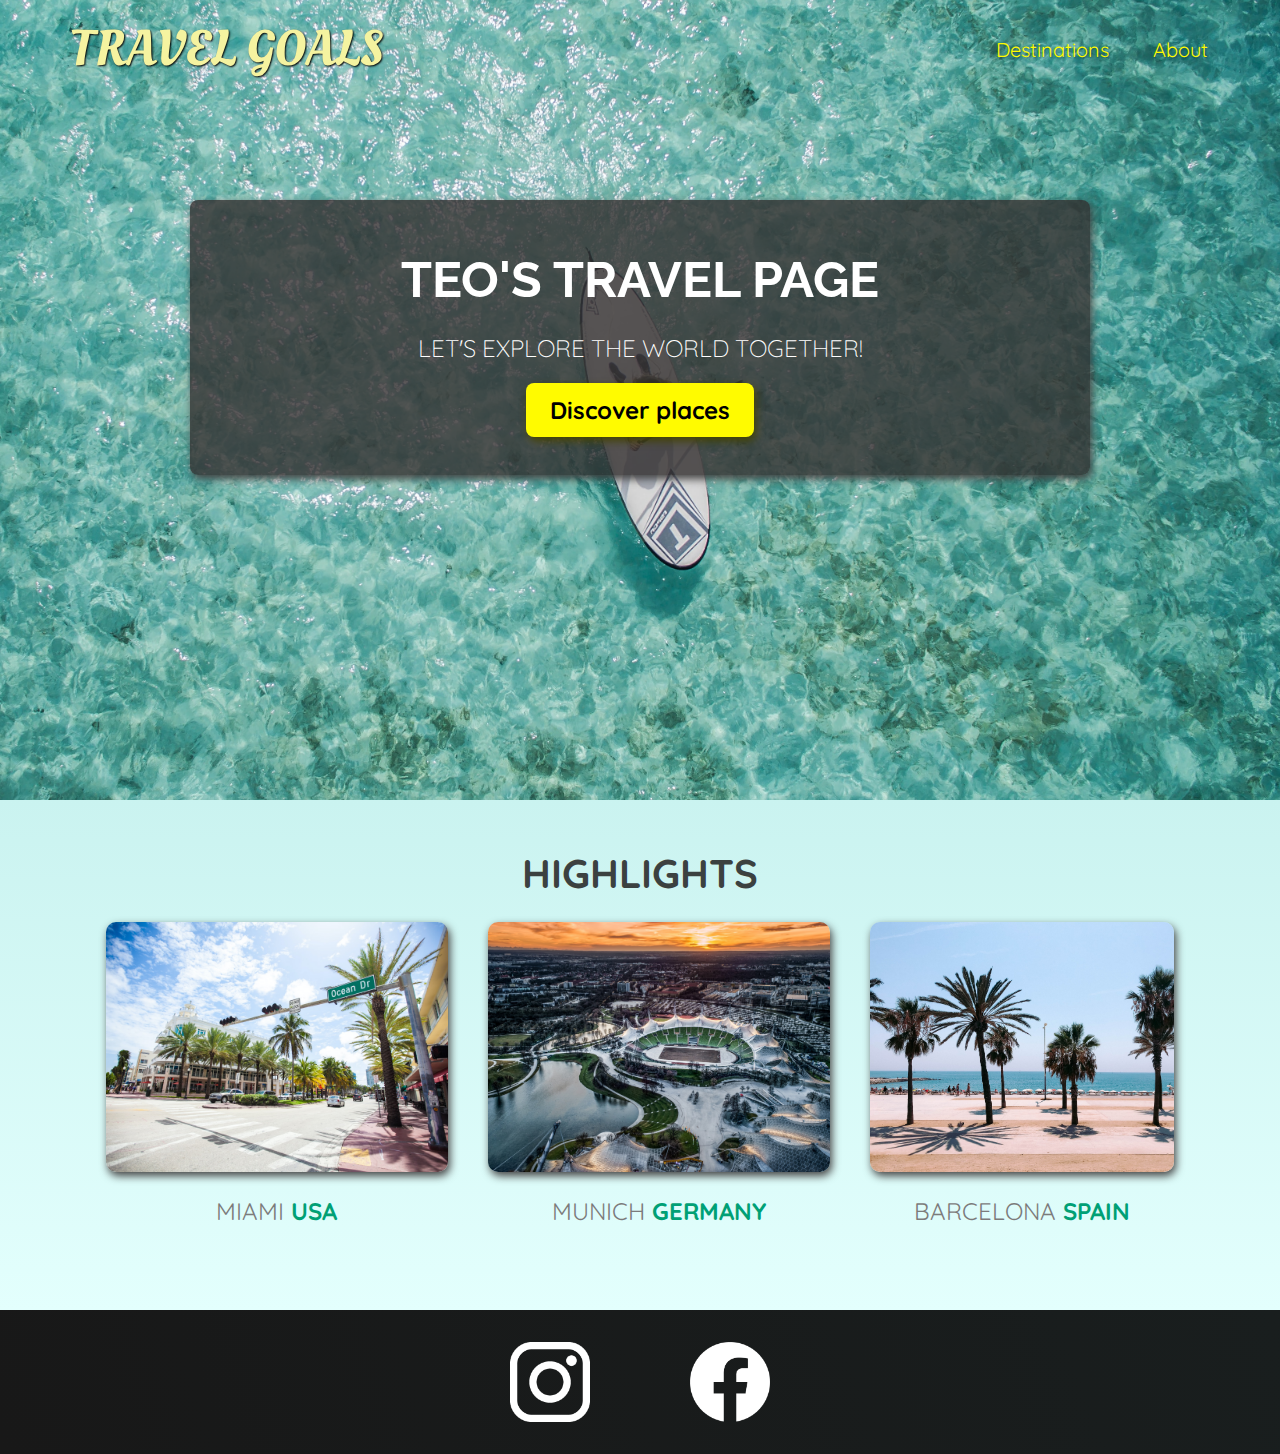
<file: index.html>
<!DOCTYPE html>
<html lang="en">
  <head>
    <meta charset="UTF-8" />
    <link
      href="https://fonts.googleapis.com/css2?family=Raleway:wght@700&family=Oleo+Script:wght@700&family=Quicksand:wght@300;500;700&display=swap"
      rel="stylesheet"
    />
    <link rel="stylesheet" href="shared.css" />
    <link rel="stylesheet" href="styles.css" />
    <title>Travel Goals</title>
  </head>
  <body>
    <header id="container">
      <div id="page-logo"><a href="index.html">Travel Goals</a></div>

      <nav>
        <ul>
          <li><a href="places.html">Destinations</a></li>
          <li><a href="">About</a></li>
        </ul>
      </nav>
    </header>

    <main>
      <section id="hero">
        <div id="hero-content">
          <h1>Teo's travel page</h1>
          <p>Let's explore the world together!</p>
          <a href="places.html">Discover places</a>
        </div>
      </section>

      <section id="highlights">
        <h2>Highlights</h2>
        <ul id="destinations">
          <li class="destination">
            <img src="/images/places/miami.jpg" alt="miami" />
            <p>Miami <strong>USA</strong></p>
          </li>
          <li class="destination">
            <img src="/images/places/munich.jpg" alt="munich" />
            <p>Munich <strong>Germany</strong></p>
          </li>
          <li class="destination">
            <img src="/images/places/barcelona.jpg" alt="barcelona" />
            <p>Barcelona <strong>Spain</strong></p>
          </li>
        </ul>
      </section>
    </main>
    <footer>
      <ul>
        <li>
          <a href="https://www.instagram.com/teddddew" target="_blank"
            ><img src="/images/icons/insta.png" alt="instagram logo"
          /></a>
        </li>
        <li>
          <a href="https://www.facebook.com" target="_blank"
            ><img src="/images/icons/facebook.png" alt=""
          /></a>
        </li>
      </ul>
    </footer>
  </body>
</html>
</file>
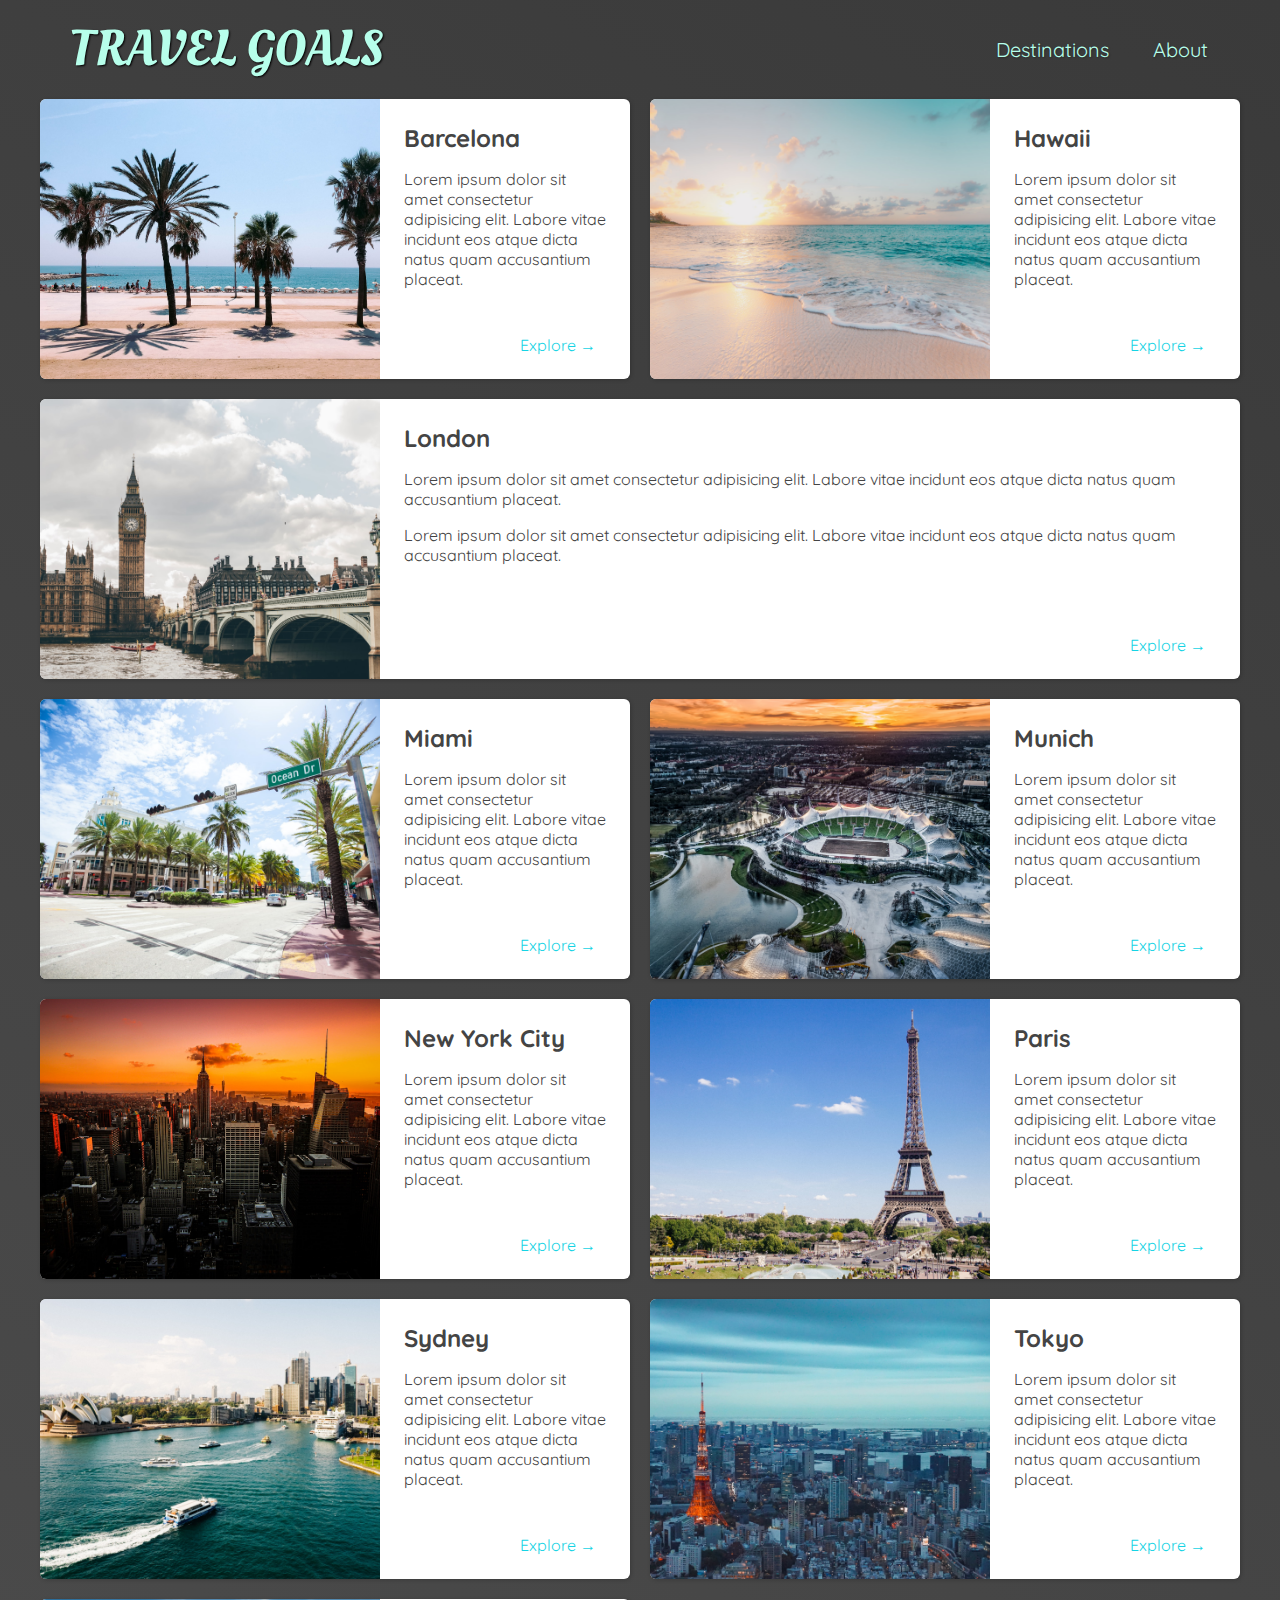
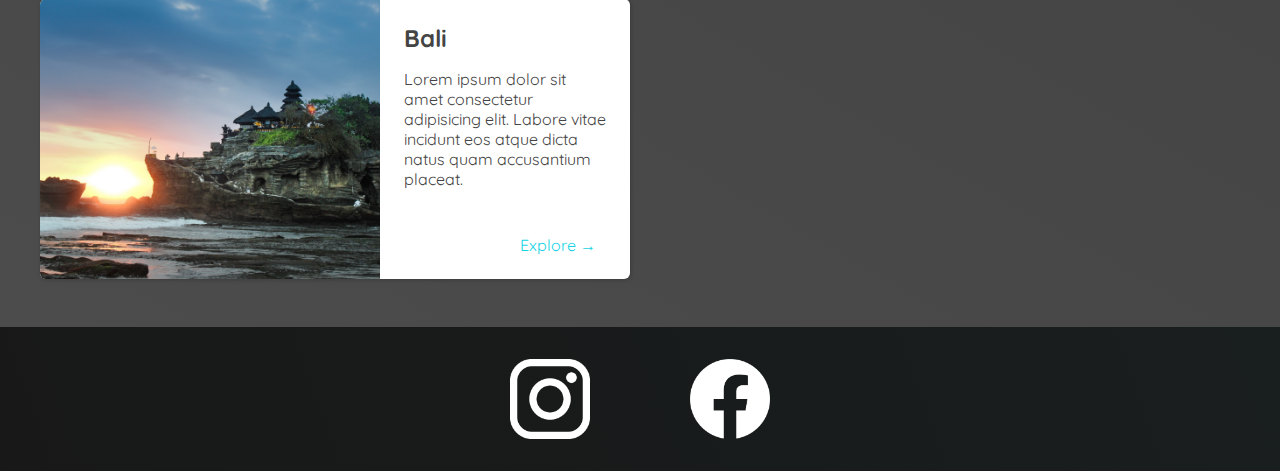
<file: places.html>
<!DOCTYPE html>
<html lang="en">
  <head>
    <meta charset="UTF-8" />
    <link
      href="https://fonts.googleapis.com/css2?family=Raleway:wght@700&family=Oleo+Script:wght@700&family=Quicksand:wght@300;500;700&display=swap"
      rel="stylesheet"
    />
    <link rel="stylesheet" href="shared.css" />
    <link rel="stylesheet" href="places.css" />
    <title>Travel Goals</title>
  </head>
  <body>
    <header id="container">
      <div id="page-logo"><a href="index.html">Travel Goals</a></div>

      <nav>
        <ul>
          <li><a href="places.html">Destinations</a></li>
          <li><a href="">About</a></li>
        </ul>
      </nav>
    </header>

    <main>
      <ul>
        <li>
            <img src="images/places/barcelona.jpg" alt="City of Barcelona" />
            <div class="item-content">
              <div>
                <h2>Barcelona</h2>
                <p>
                  Lorem ipsum dolor sit amet consectetur adipisicing elit. Labore
                  vitae incidunt eos atque dicta natus quam accusantium placeat.
                </p>
              </div>
              <div class="actions">
                <a href="https://en.wikipedia.org/wiki/Barcelona">Explore &#x2192</a>
              </div>
            </div>
          </li>
          <li>
            <img src="images/places/hawaii.jpg" alt="Hawaii beach" />
            <div class="item-content">
              <div>
                <h2>Hawaii</h2>
                <p>
                  Lorem ipsum dolor sit amet consectetur adipisicing elit. Labore
                  vitae incidunt eos atque dicta natus quam accusantium placeat.
                </p>
              </div>
              <div class="actions">
                <a href="hhttps://en.wikipedia.org/wiki/Hawaii">Explore &#x2192</a>
              </div>
            </div>
          </li>
          <li>
            <img src="images/places/london.jpg" alt="London city" />
            <div class="item-content">
              <div>
                <h2>London</h2>
                <p>
                  Lorem ipsum dolor sit amet consectetur adipisicing elit. Labore
                  vitae incidunt eos atque dicta natus quam accusantium placeat.
                </p>
                <p>
                  Lorem ipsum dolor sit amet consectetur adipisicing elit. Labore
                  vitae incidunt eos atque dicta natus quam accusantium placeat.
                </p>
              </div>
              <div class="actions">
                <a href="https://en.wikipedia.org/wiki/London">Explore &#x2192</a>
              </div>
            </div>
          </li>
          <li>
            <img src="images/places/miami.jpg" alt="Miami streets" />
            <div class="item-content">
              <div>
                <h2>Miami</h2>
                <p>
                  Lorem ipsum dolor sit amet consectetur adipisicing elit. Labore
                  vitae incidunt eos atque dicta natus quam accusantium placeat.
                </p>
              </div>
              <div class="actions">
                <a href="https://en.wikipedia.org/wiki/Miami">Explore &#x2192</a>
              </div>
            </div>
          </li>
          <li>
            <img src="images/places/munich.jpg" alt="Munich football stadium" />
            <div class="item-content">
              <div>
                <h2>Munich</h2>
                <p>
                  Lorem ipsum dolor sit amet consectetur adipisicing elit. Labore
                  vitae incidunt eos atque dicta natus quam accusantium placeat.
                </p>
              </div>
              <div class="actions">
                <a href="https://en.wikipedia.org/wiki/Munich">Explore &#x2192</a>
              </div>
            </div>
          </li>
          <li>
            <img src="images/places/new-york-city.jpg" alt="New York City skyline" />
            <div class="item-content">
              <div>
                <h2>New York City</h2>
                <p>
                  Lorem ipsum dolor sit amet consectetur adipisicing elit. Labore
                  vitae incidunt eos atque dicta natus quam accusantium placeat.
                </p>
              </div>
              <div class="actions">
                <a href="https://en.wikipedia.org/wiki/New_York_City"
                  >Explore &#x2192</a
                >
              </div>
            </div>
          </li>
          <li>
            <img src="images/places/paris.jpg" alt="Paris city" />
            <div class="item-content">
              <div>
                <h2>Paris</h2>
                <p>
                  Lorem ipsum dolor sit amet consectetur adipisicing elit. Labore
                  vitae incidunt eos atque dicta natus quam accusantium placeat.
                </p>
              </div>
              <div class="actions">
                <a href="https://en.wikipedia.org/wiki/Paris">Explore &#x2192</a>
              </div>
            </div>
          </li>
          <li>
            <img src="images/places/sydney.jpg" alt="Sydney beach" />
            <div class="item-content">
              <div>
                <h2>Sydney</h2>
                <p>
                  Lorem ipsum dolor sit amet consectetur adipisicing elit. Labore
                  vitae incidunt eos atque dicta natus quam accusantium placeat.
                </p>
              </div>
              <div class="actions">
                <a href="https://en.wikipedia.org/wiki/Sydney">Explore &#x2192</a>
              </div>
            </div>
          </li>
          <li>
            <img src="images/places/tokyo.jpg" alt="Tokyo skyline" />
            <div class="item-content">
              <div>
                <h2>Tokyo</h2>
                <p>
                  Lorem ipsum dolor sit amet consectetur adipisicing elit. Labore
                  vitae incidunt eos atque dicta natus quam accusantium placeat.
                </p>
              </div>
              <div class="actions">
                <a href="https://en.wikipedia.org/wiki/Tokyo">Explore &#x2192</a>
              </div>
            </div>
          </li>
          <li>
            <img src="images/places/bali.jpg" alt="Bali beach" />
            <div class="item-content">
              <div>
                <h2>Bali</h2>
                <p>
                  Lorem ipsum dolor sit amet consectetur adipisicing elit. Labore
                  vitae incidunt eos atque dicta natus quam accusantium placeat.
                </p>
              </div>
              <div class="actions">
                <a href="https://en.wikipedia.org/wiki/Bali">Explore &#x2192</a>
              </div>
            </div>
          </li>
      </ul>
    </main>

    <footer>
      <ul>
        <li>
          <a href="https://www.instagram.com/teddddew" target="_blank"
            ><img src="/images/icons/insta.png" alt="instagram logo"
          /></a>
        </li>
        <li>
          <a href="https://www.facebook.com" target="_blank"
            ><img src="/images/icons/facebook.png" alt=""
          /></a>
        </li>
      </ul>
    </footer>
  </body>
</html>
</file>
<file: shared.css>
body {
    font-family: "Quicksand", sans-serif;
    margin: 0;
}

header {
    display:flex;
    align-items: center;
    justify-content: space-between;
    padding: 15px 60px;
    position:absolute;
    width: 100%;
    box-sizing: border-box;
}

#page-logo a {
    padding: 10px;
    font-family: "Oleo Script", sans-serif;
    color: rgb(245,243,160);
    font-size: 50px;
    text-decoration: none;
    text-transform: uppercase;
    text-shadow: 1px 1px 2px rgb(0,0,0);
}

header ul {
    display: flex;
}

ul {
    list-style: none;
    margin: 0; 
    padding: 0;
}


header li {
    margin-left: 20px;
}

header a {
    color:rgb(255,251,0);
    text-decoration: none;
    font-size: 20px;
    padding: 12px;
    text-shadow: 1px 1px 2px rgba(0,0,0,0.3);
    border-radius: 6px;
}

header nav a:hover {
    color:rgb(77,77,77);
    background-color: rgb(255,251,0);
}

footer {
    background:linear-gradient(70deg, rgb(24,24,24),rgb(25,30,30));
    padding: 32px;
}

footer li {
    width: 80px;
    height: 80px;
    margin: 0 50px;
    
}

footer img {
    width: 100%;
    height: 100%;
}

footer ul {
    display:flex;
    justify-content: center;
}
</file>
<file: styles.css>
#hero {
    height: 800px;
    background-image: url("/images/places/ocean.jpg");
    background-position: center;
    background-size: cover;
}

#hero-content {
    width: 900px; 
    background-color: rgba(51,47,47,0.8);
    box-shadow: 2px 4px 8px rgb(68,67,67);
    text-align: center;
    border-radius: 8px;
    margin: 0 auto;
    padding: 50px 0;
    position: relative;
    top:200px;
}

#hero-content h1 {
    color:white;
    text-transform: uppercase;
    font-size: 50px;
    font-family: "Raleway", sans-serif;
    margin: 0;
}

#hero-content p {
    color: white;
    text-transform: uppercase;
    font-size: 24px;
    font-weight: 300;
    margin-bottom: 32px;
}

#hero-content a {
    text-decoration: none;
    background-color: rgb(255, 251, 0);
    padding: 12px 24px;
    color:black;
    font-size: 24px;
    font-weight: 700;
    border-radius: 8px;
    box-shadow: 2px 4px 8px rgb(68, 67, 0);
}

#hero-content a:hover {
    background-color: rgb(255, 220, 0);
}

#destinations {
    display:flex;
    width: 90%;
    margin:auto;
    margin-bottom: 40px;
    justify-content: space-between;
}

#highlights {
    padding: 24px;
    
    background: linear-gradient(0deg, rgb(227,255,253),rgb(202, 243, 240));
}

#highlights h2 {
    text-transform: uppercase;
    text-align: center;
    font-size: 40px;
    color: rgb(59,65,64);
    margin: 24px 0;
    
}

.destination {
    margin: 0 20px;
    text-transform: uppercase;
}

.destination img {
    height: 250px;
    width: 100%;
    box-shadow: 2px 4px 8px rgb(68,67,67);
    border-radius: 10px;
    object-fit: cover;
}

.destination p {
    text-align: center;
    font-size: 24px;
    color:rgb(124,123,123);
    margin:20px 0;
}

.destination strong {
    color: rgb(0,160,117);
}
</file>
<file: places.css>
header {
    position:static;
}

#page-logo a {
    color: rgb(183,320,235);
}

header a {
    color: rgb(183,320,235);
}

header nav a:hover {
    background-color: rgb(183,320,235);
    color: rgb(58,58,58);
}

 body {
    background: linear-gradient(30deg, rgb(77,77,77), rgb(58,58,58));
    color: rgb(68,68,68);
 }
 
 main ul {
     width:1200px;
     margin:0 auto 48px auto;
     display:grid;
     grid-template-columns: 1fr 1fr;
     gap: 20px 20px;
 }

 main li {
     display:flex;
     background-color: white;
     box-shadow: 1px 1px 4px rgba(0,0,0,0.2);
     border-radius: 6px;
     overflow:hidden;
 }

main li:nth-child(3) {
    grid-column: 1/ span 2;
    
}

main li img {
    width:340px;
    height: 280px;
    object-fit: cover;
    
}

.item-content {
    padding: 24px;
    display: flex;
    flex-direction: column;
    justify-content: space-between;
}

.item-content h2 {
    margin: 0px;
}
.actions {
    text-align: right;
}

.actions a {
    text-decoration: none;
    color: rgb(22,211,228);
    padding: 10px;
    border-radius: 5px;
}

.actions a:hover {
    background-color: azure;
}
</file>
